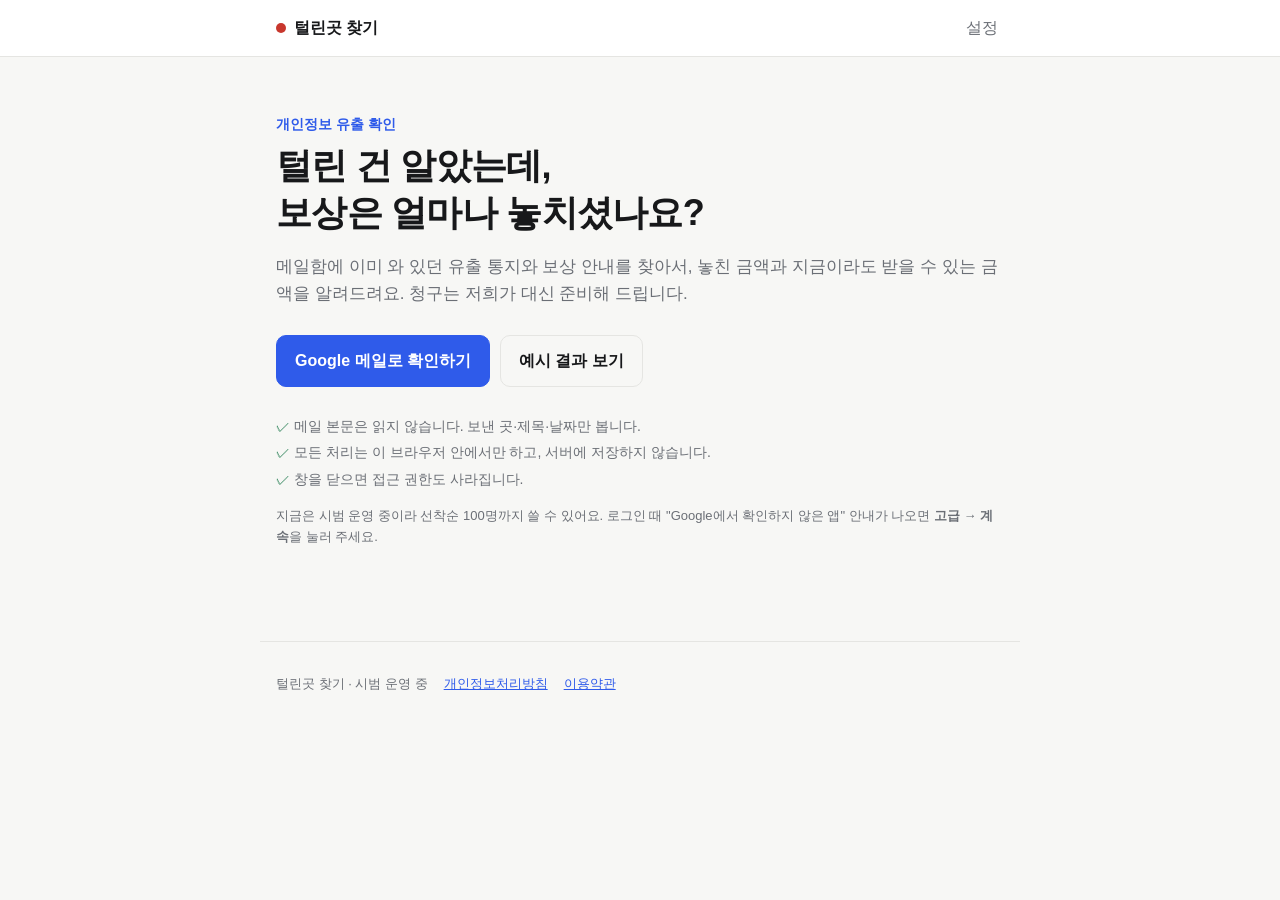
<file: index.html>
<!doctype html>
<html lang="ko">
<head>
  <meta charset="utf-8" />
  <meta name="viewport" content="width=device-width, initial-scale=1" />
  <title>털린곳 찾기</title>
  <link rel="stylesheet" href="styles.css?v=4" />
  <script src="config.js?v=4"></script>
  <script src="breaches.js?v=4"></script>
  <script src="https://accounts.google.com/gsi/client" async defer></script>
</head>
<body>
  <header class="top">
    <div class="wrap top-inner">
      <div class="brand"><span class="dot"></span>털린곳 찾기</div>
      <button class="link" id="btn-settings" type="button">설정</button>
    </div>
  </header>

  <main class="wrap">
    <!-- 시작 화면 -->
    <section id="view-start" class="hero">
      <p class="eyebrow">개인정보 유출 확인</p>
      <h1>털린 건 알았는데,<br />보상은 얼마나 놓치셨나요?</h1>
      <p class="lead">메일함에 이미 와 있던 유출 통지와 보상 안내를 찾아서, 놓친 금액과 지금이라도 받을 수 있는 금액을 알려드려요. 청구는 저희가 대신 준비해 드립니다.</p>
      <div class="cta">
        <button class="btn primary" id="btn-google" type="button">Google 메일로 확인하기</button>
        <button class="btn ghost" id="btn-demo" type="button">예시 결과 보기</button>
      </div>
      <ul class="promise">
        <li>메일 본문은 읽지 않습니다. 보낸 곳·제목·날짜만 봅니다.</li>
        <li>모든 처리는 이 브라우저 안에서만 하고, 서버에 저장하지 않습니다.</li>
        <li>창을 닫으면 접근 권한도 사라집니다.</li>
      </ul>
      <p class="trial">지금은 시범 운영 중이라 선착순 100명까지 쓸 수 있어요. 로그인 때 "Google에서 확인하지 않은 앱" 안내가 나오면 <b>고급 → 계속</b>을 눌러 주세요.</p>
      <p class="warn" id="setup-warn" hidden>Google 로그인을 쓰려면 먼저 <b>설정</b>에서 OAuth 클라이언트 ID를 넣어 주세요. 지금은 예시 결과만 볼 수 있습니다.</p>
    </section>

    <!-- 진행 화면 -->
    <section id="view-progress" hidden>
      <h2>메일함을 확인하고 있어요</h2>
      <div class="bar"><div class="bar-fill" id="bar-fill"></div></div>
      <p class="muted" id="progress-text">준비 중…</p>
    </section>

    <!-- 결과 화면 -->
    <section id="view-result" hidden>
      <div class="summary" id="summary"></div>
      <div id="groups"></div>
      <p class="fine">사건 정보는 샘플 데이터입니다. "가입돼 있었음"은 사고 전에 그 서비스의 메일을 받은 기록이 있다는 뜻이며, 실제 유출 대상인지는 각 회사의 조회 서비스로 확인해야 합니다.</p>
      <button class="btn ghost" id="btn-again" type="button">처음으로</button>
    </section>
  </main>

  <!-- 설정 -->
  <dialog id="dlg-settings">
    <form method="dialog" class="dlg">
      <h3>설정</h3>
      <label for="in-name">문의 메일에 쓸 이름</label>
      <input id="in-name" type="text" placeholder="홍길동" autocomplete="name" />
      <p class="muted small">이름은 이 브라우저에만 저장됩니다.</p>
      <div id="client-box">
        <label for="in-client">Google OAuth 클라이언트 ID (개발용)</label>
        <input id="in-client" type="text" placeholder="xxxx.apps.googleusercontent.com" autocomplete="off" />
      </div>
      <div class="dlg-actions">
        <button class="btn ghost" value="cancel">닫기</button>
        <button class="btn primary" id="btn-save" value="save">저장</button>
      </div>
    </form>
  </dialog>

  <!-- 청구 도움 -->
  <dialog id="dlg-help">
    <div class="dlg wide">
      <div class="dlg-top">
        <div>
          <h3 id="help-title">문의 메일을 보낼게요</h3>
          <p class="muted small" id="help-from"></p>
        </div>
        <button class="link" id="btn-help-close" type="button" aria-label="닫기">닫기</button>
      </div>
      <p class="small">각 회사에 <b>개인정보 열람 요구</b>(법정 회신 기한 10일)와 보상 문의를 함께 보냅니다. 회신이 오면 '내 문의 현황'에서 알려드리고, 기한이 지나면 신고까지 도와드려요.</p>
      <div id="step-bar" class="step-bar" hidden></div>
      <div id="mail-list"></div>
      <div class="dlg-actions" id="help-actions">
        <button class="btn ghost" id="btn-step" type="button">하나씩 확인하며 보내기</button>
        <button class="btn primary" id="btn-send-all" type="button">한 번에 모두 보내기</button>
      </div>
      <div class="dlg-actions" id="step-actions" hidden>
        <button class="btn ghost" id="btn-skip" type="button">건너뛰기</button>
        <button class="btn primary" id="btn-send-one" type="button">이 메일 보내기</button>
      </div>
    </div>
  </dialog>

  <footer class="foot wrap">
    <span>털린곳 찾기 · 시범 운영 중</span>
    <a href="privacy.html">개인정보처리방침</a>
    <a href="terms.html">이용약관</a>
  </footer>

  <div class="toast" id="toast" hidden></div>
  <script src="app.js?v=4"></script>
</body>
</html>
</file>
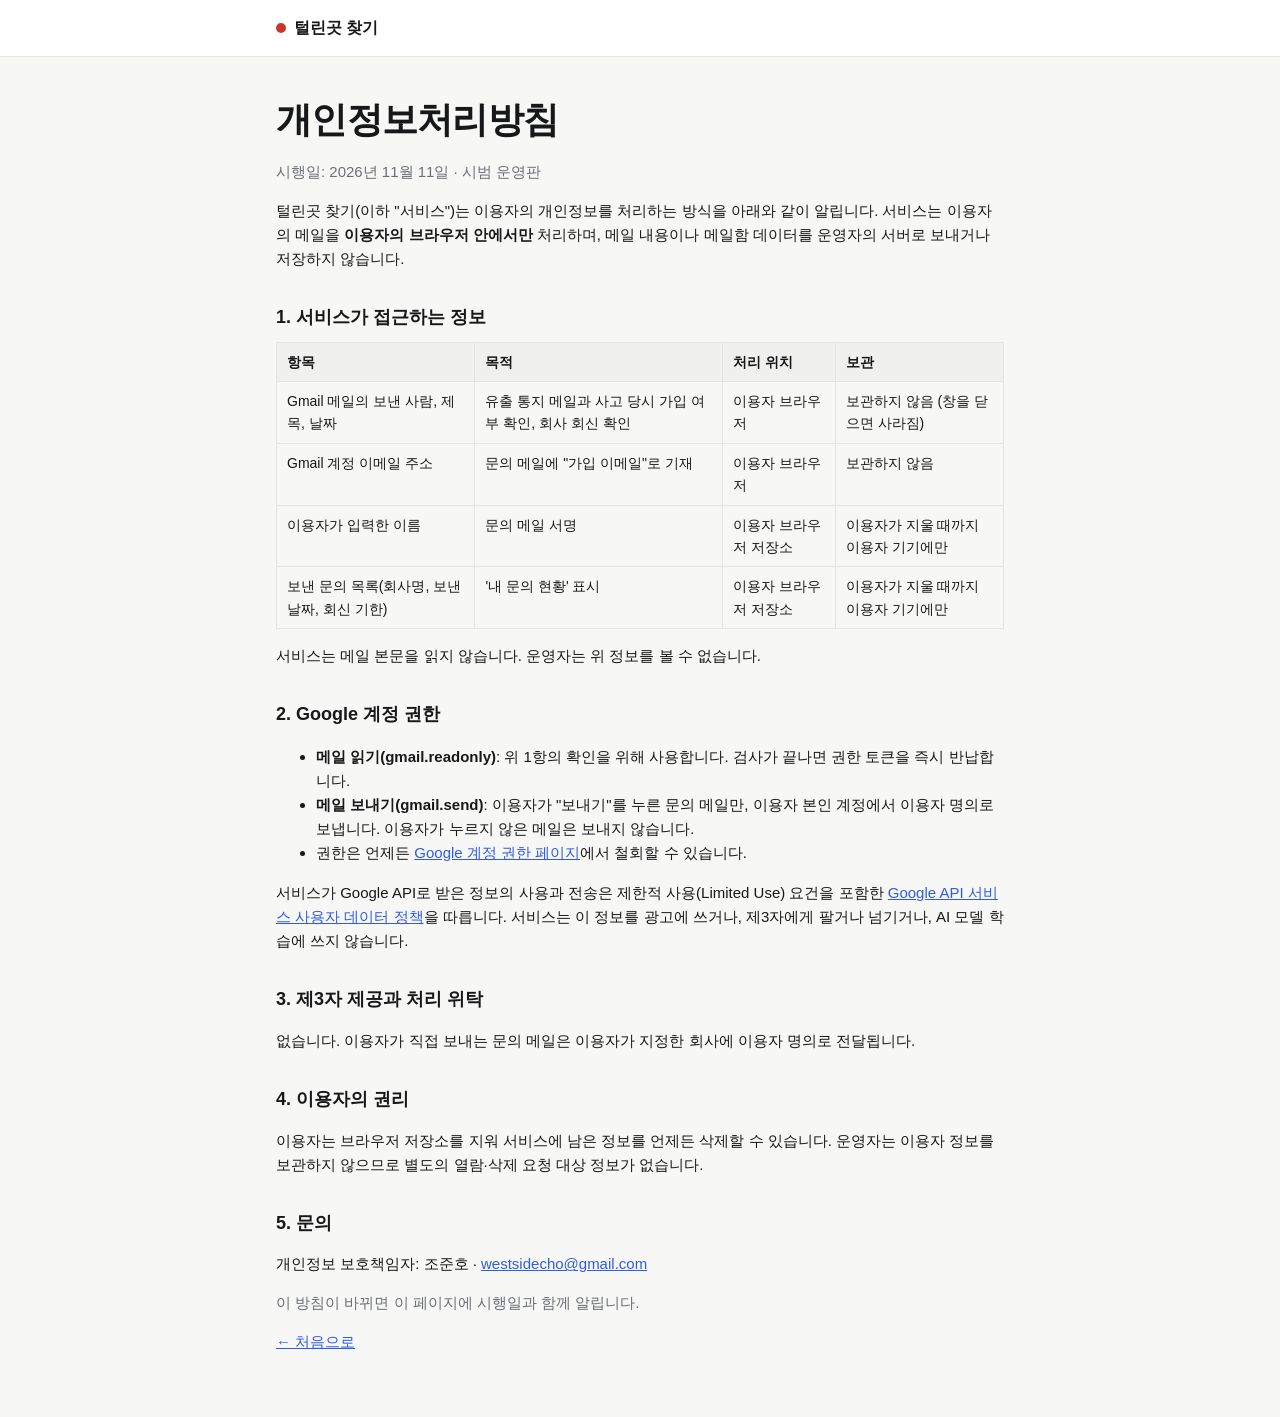
<file: privacy.html>
<!doctype html>
<html lang="ko">
<head>
  <meta charset="utf-8" />
  <meta name="viewport" content="width=device-width, initial-scale=1" />
  <title>개인정보처리방침 · 털린곳 찾기</title>
  <link rel="stylesheet" href="styles.css" />
</head>
<body>
  <header class="top"><div class="wrap top-inner"><a class="brand" href="./"><span class="dot"></span>털린곳 찾기</a></div></header>
  <main class="wrap doc">
    <h1>개인정보처리방침</h1>
    <p class="muted">시행일: 2026년 11월 11일 · 시범 운영판</p>

    <p>털린곳 찾기(이하 "서비스")는 이용자의 개인정보를 처리하는 방식을 아래와 같이 알립니다. 서비스는 이용자의 메일을 <b>이용자의 브라우저 안에서만</b> 처리하며, 메일 내용이나 메일함 데이터를 운영자의 서버로 보내거나 저장하지 않습니다.</p>

    <h2>1. 서비스가 접근하는 정보</h2>
    <table>
      <tr><th>항목</th><th>목적</th><th>처리 위치</th><th>보관</th></tr>
      <tr><td>Gmail 메일의 보낸 사람, 제목, 날짜</td><td>유출 통지 메일과 사고 당시 가입 여부 확인, 회사 회신 확인</td><td>이용자 브라우저</td><td>보관하지 않음 (창을 닫으면 사라짐)</td></tr>
      <tr><td>Gmail 계정 이메일 주소</td><td>문의 메일에 "가입 이메일"로 기재</td><td>이용자 브라우저</td><td>보관하지 않음</td></tr>
      <tr><td>이용자가 입력한 이름</td><td>문의 메일 서명</td><td>이용자 브라우저 저장소</td><td>이용자가 지울 때까지 이용자 기기에만</td></tr>
      <tr><td>보낸 문의 목록(회사명, 보낸 날짜, 회신 기한)</td><td>'내 문의 현황' 표시</td><td>이용자 브라우저 저장소</td><td>이용자가 지울 때까지 이용자 기기에만</td></tr>
    </table>
    <p>서비스는 메일 본문을 읽지 않습니다. 운영자는 위 정보를 볼 수 없습니다.</p>

    <h2>2. Google 계정 권한</h2>
    <ul>
      <li><b>메일 읽기(gmail.readonly)</b>: 위 1항의 확인을 위해 사용합니다. 검사가 끝나면 권한 토큰을 즉시 반납합니다.</li>
      <li><b>메일 보내기(gmail.send)</b>: 이용자가 "보내기"를 누른 문의 메일만, 이용자 본인 계정에서 이용자 명의로 보냅니다. 이용자가 누르지 않은 메일은 보내지 않습니다.</li>
      <li>권한은 언제든 <a href="https://myaccount.google.com/permissions" target="_blank" rel="noopener">Google 계정 권한 페이지</a>에서 철회할 수 있습니다.</li>
    </ul>
    <p>서비스가 Google API로 받은 정보의 사용과 전송은 제한적 사용(Limited Use) 요건을 포함한 <a href="https://developers.google.com/terms/api-services-user-data-policy" target="_blank" rel="noopener">Google API 서비스 사용자 데이터 정책</a>을 따릅니다. 서비스는 이 정보를 광고에 쓰거나, 제3자에게 팔거나 넘기거나, AI 모델 학습에 쓰지 않습니다.</p>

    <h2>3. 제3자 제공과 처리 위탁</h2>
    <p>없습니다. 이용자가 직접 보내는 문의 메일은 이용자가 지정한 회사에 이용자 명의로 전달됩니다.</p>

    <h2>4. 이용자의 권리</h2>
    <p>이용자는 브라우저 저장소를 지워 서비스에 남은 정보를 언제든 삭제할 수 있습니다. 운영자는 이용자 정보를 보관하지 않으므로 별도의 열람·삭제 요청 대상 정보가 없습니다.</p>

    <h2>5. 문의</h2>
    <p>개인정보 보호책임자: 조준호 · <a href="mailto:westsidecho@gmail.com">westsidecho@gmail.com</a></p>
    <p class="muted small">이 방침이 바뀌면 이 페이지에 시행일과 함께 알립니다.</p>
    <p><a href="./">← 처음으로</a></p>
  </main>
</body>
</html>
</file>
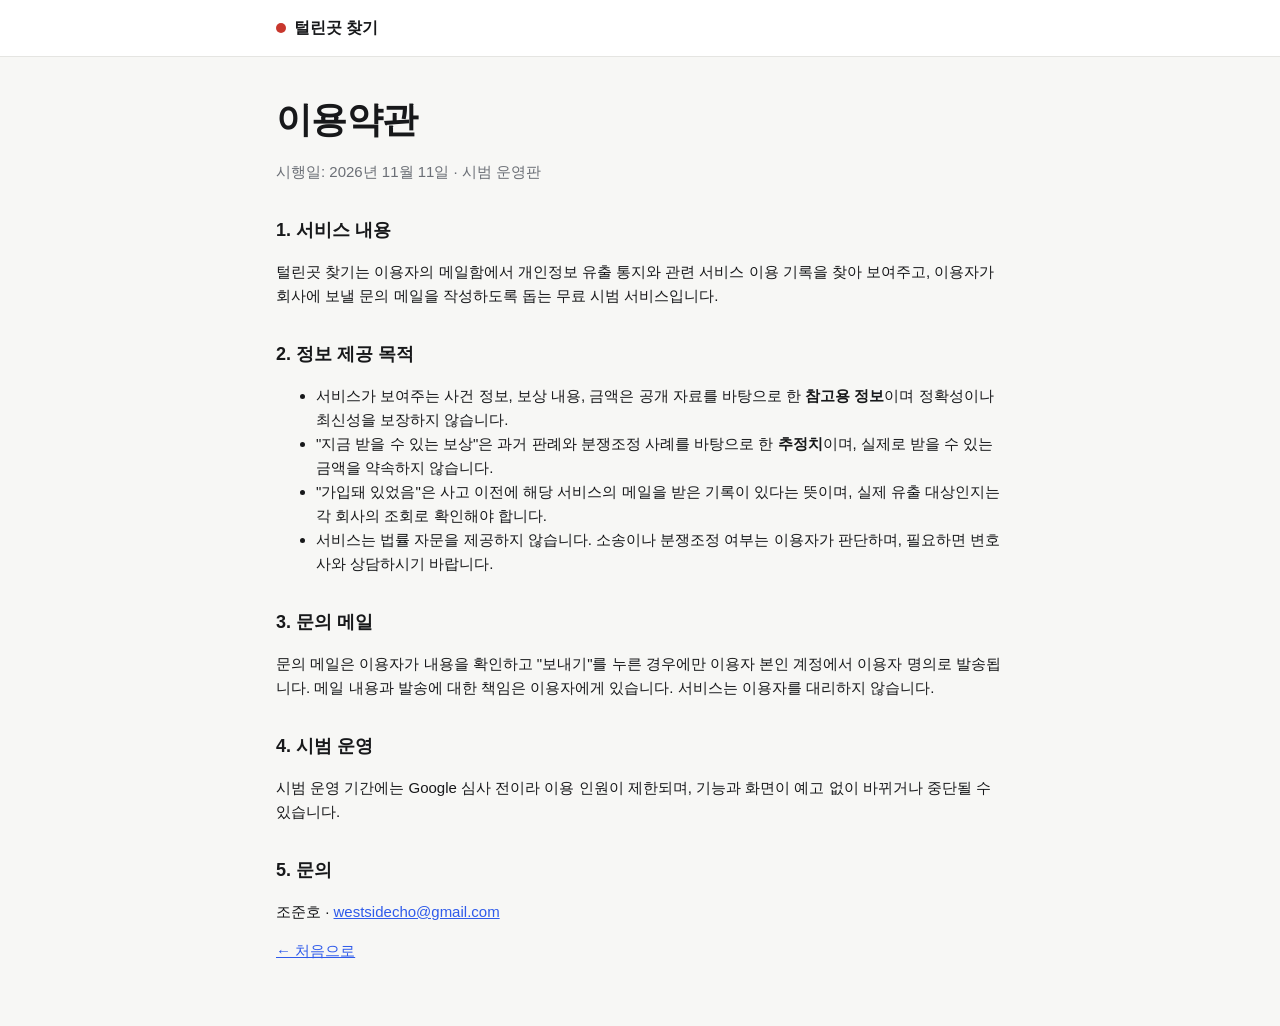
<file: terms.html>
<!doctype html>
<html lang="ko">
<head>
  <meta charset="utf-8" />
  <meta name="viewport" content="width=device-width, initial-scale=1" />
  <title>이용약관 · 털린곳 찾기</title>
  <link rel="stylesheet" href="styles.css" />
</head>
<body>
  <header class="top"><div class="wrap top-inner"><a class="brand" href="./"><span class="dot"></span>털린곳 찾기</a></div></header>
  <main class="wrap doc">
    <h1>이용약관</h1>
    <p class="muted">시행일: 2026년 11월 11일 · 시범 운영판</p>

    <h2>1. 서비스 내용</h2>
    <p>털린곳 찾기는 이용자의 메일함에서 개인정보 유출 통지와 관련 서비스 이용 기록을 찾아 보여주고, 이용자가 회사에 보낼 문의 메일을 작성하도록 돕는 무료 시범 서비스입니다.</p>

    <h2>2. 정보 제공 목적</h2>
    <ul>
      <li>서비스가 보여주는 사건 정보, 보상 내용, 금액은 공개 자료를 바탕으로 한 <b>참고용 정보</b>이며 정확성이나 최신성을 보장하지 않습니다.</li>
      <li>"지금 받을 수 있는 보상"은 과거 판례와 분쟁조정 사례를 바탕으로 한 <b>추정치</b>이며, 실제로 받을 수 있는 금액을 약속하지 않습니다.</li>
      <li>"가입돼 있었음"은 사고 이전에 해당 서비스의 메일을 받은 기록이 있다는 뜻이며, 실제 유출 대상인지는 각 회사의 조회로 확인해야 합니다.</li>
      <li>서비스는 법률 자문을 제공하지 않습니다. 소송이나 분쟁조정 여부는 이용자가 판단하며, 필요하면 변호사와 상담하시기 바랍니다.</li>
    </ul>

    <h2>3. 문의 메일</h2>
    <p>문의 메일은 이용자가 내용을 확인하고 "보내기"를 누른 경우에만 이용자 본인 계정에서 이용자 명의로 발송됩니다. 메일 내용과 발송에 대한 책임은 이용자에게 있습니다. 서비스는 이용자를 대리하지 않습니다.</p>

    <h2>4. 시범 운영</h2>
    <p>시범 운영 기간에는 Google 심사 전이라 이용 인원이 제한되며, 기능과 화면이 예고 없이 바뀌거나 중단될 수 있습니다.</p>

    <h2>5. 문의</h2>
    <p>조준호 · <a href="mailto:westsidecho@gmail.com">westsidecho@gmail.com</a></p>
    <p><a href="./">← 처음으로</a></p>
  </main>
</body>
</html>
</file>
<file: styles.css>
:root {
  --bg: #f7f7f5;
  --surface: #ffffff;
  --text: #17181a;
  --muted: #6b6f76;
  --line: #e5e5e2;
  --accent: #2f5bea;
  --accent-ink: #ffffff;
  --red: #c8372d;
  --red-bg: #fdeceb;
  --amber: #a86400;
  --amber-bg: #fdf3e2;
  --green: #1f7a4d;
  --green-bg: #e7f5ee;
  --gray-bg: #f0f0ee;
  --radius: 12px;
}
@media (prefers-color-scheme: dark) {
  :root {
    --bg: #121315;
    --surface: #1b1c1f;
    --text: #ecedee;
    --muted: #9a9ea6;
    --line: #2c2e33;
    --accent: #6b8cff;
    --accent-ink: #0d0f14;
    --red: #ff8077;
    --red-bg: #3a1d1b;
    --amber: #f0b45a;
    --amber-bg: #34280f;
    --green: #6fd3a0;
    --green-bg: #15301f;
    --gray-bg: #24262a;
  }
}
* { box-sizing: border-box; }
body {
  margin: 0;
  background: var(--bg);
  color: var(--text);
  font-family: "Pretendard", -apple-system, BlinkMacSystemFont, "Apple SD Gothic Neo", "Noto Sans KR", sans-serif;
  line-height: 1.6;
  -webkit-font-smoothing: antialiased;
}
.wrap { max-width: 760px; margin: 0 auto; padding: 0 16px; }
.top { border-bottom: 1px solid var(--line); background: var(--surface); }
.top-inner { display: flex; align-items: center; justify-content: space-between; height: 56px; }
.brand { font-weight: 700; display: flex; align-items: center; gap: 8px; }
.dot { width: 10px; height: 10px; border-radius: 50%; background: var(--red); }
.link { background: none; border: 0; color: var(--muted); cursor: pointer; font: inherit; }

.hero { padding: 56px 0 40px; }
.eyebrow { color: var(--accent); font-weight: 600; font-size: 14px; margin: 0 0 8px; }
h1 { font-size: clamp(26px, 5vw, 36px); line-height: 1.3; margin: 0 0 16px; letter-spacing: -0.02em; }
h2 { font-size: 20px; margin: 40px 0 16px; }
.lead { color: var(--muted); font-size: 17px; margin: 0 0 28px; }
.cta { display: flex; gap: 10px; flex-wrap: wrap; }
.btn { font: inherit; font-weight: 600; border-radius: 10px; padding: 12px 18px; cursor: pointer; border: 1px solid var(--line); background: var(--surface); color: var(--text); }
.btn.primary { background: var(--accent); color: var(--accent-ink); border-color: var(--accent); }
.btn.ghost { background: transparent; }
.btn.small { padding: 6px 10px; font-size: 13px; }
.promise { margin: 28px 0 0; padding: 0; list-style: none; color: var(--muted); font-size: 14px; }
.promise li { padding-left: 18px; position: relative; margin: 4px 0; }
.promise li::before { content: "✓"; position: absolute; left: 0; color: var(--green); }
.warn { margin-top: 20px; padding: 12px 14px; border-radius: 10px; background: var(--amber-bg); color: var(--amber); font-size: 14px; }
.muted { color: var(--muted); }
.small { font-size: 13px; }

.bar { height: 8px; border-radius: 4px; background: var(--gray-bg); overflow: hidden; }
.bar-fill { height: 100%; width: 0; background: var(--accent); transition: width .3s; }

.summary { padding: 32px 0 8px; }
.summary h1 { margin-bottom: 12px; }
.stats { display: grid; grid-template-columns: repeat(3, 1fr); gap: 10px; margin-top: 20px; }
.stat { background: var(--surface); border: 1px solid var(--line); border-radius: var(--radius); padding: 14px; }
.stat b { display: block; font-size: 26px; line-height: 1.2; }
.stat span { color: var(--muted); font-size: 13px; }

.group h2 { display: flex; align-items: baseline; gap: 8px; }
.group h2 small { color: var(--muted); font-weight: 400; font-size: 14px; }
.card { background: var(--surface); border: 1px solid var(--line); border-radius: var(--radius); padding: 16px; margin-bottom: 10px; }
.card-head { display: flex; justify-content: space-between; gap: 10px; align-items: flex-start; }
.card-title { font-weight: 700; font-size: 17px; }
.card-sub { color: var(--muted); font-size: 13px; }
.tag { font-size: 12px; font-weight: 600; padding: 3px 8px; border-radius: 999px; white-space: nowrap; }
.tag.red { background: var(--red-bg); color: var(--red); }
.tag.amber { background: var(--amber-bg); color: var(--amber); }
.tag.green { background: var(--green-bg); color: var(--green); }
.tag.gray { background: var(--gray-bg); color: var(--muted); }
.evidence { margin: 10px 0 0; font-size: 14px; }
.evidence .q { color: var(--muted); }
.items { font-size: 14px; margin: 6px 0 0; }
.comp { margin-top: 10px; padding: 10px 12px; border-radius: 8px; font-size: 14px; }
.comp.open { background: var(--green-bg); color: var(--green); }
.comp.closed { background: var(--gray-bg); color: var(--muted); }
.todo { margin: 10px 0 0; padding-left: 18px; font-size: 14px; }
.actions { display: flex; gap: 8px; flex-wrap: wrap; margin-top: 12px; }
.fine { color: var(--muted); font-size: 13px; margin: 28px 0 16px; }

dialog { border: 1px solid var(--line); border-radius: var(--radius); background: var(--surface); color: var(--text); padding: 0; width: min(480px, calc(100vw - 32px)); }
dialog::backdrop { background: rgba(0,0,0,.35); }
.dlg { padding: 20px; }
.dlg h3 { margin: 0 0 12px; }
.dlg label { font-weight: 600; font-size: 14px; }
.dlg input { width: 100%; font: inherit; padding: 10px 12px; margin: 6px 0; border-radius: 8px; border: 1px solid var(--line); background: var(--bg); color: var(--text); }
.dlg-actions { display: flex; justify-content: flex-end; gap: 8px; margin-top: 12px; }

.hero-money { display: grid; grid-template-columns: 1fr 1fr; gap: 12px; margin-top: 12px; }
.hm { border-radius: 16px; padding: 20px; border: 1px solid var(--line); background: var(--surface); }
.hm.missed { background: var(--red-bg); border-color: transparent; }
.hm.claim { background: var(--green-bg); border-color: transparent; }
.hm-label { font-size: 14px; font-weight: 600; }
.hm.missed .hm-label, .hm.missed .hm-num { color: var(--red); }
.hm.claim .hm-label, .hm.claim .hm-num { color: var(--green); }
.hm-num { display: block; font-size: clamp(30px, 6vw, 40px); line-height: 1.2; margin: 6px 0 8px; letter-spacing: -0.02em; }
.hm-num small { font-size: 16px; font-weight: 600; }
.hm p { margin: 0 0 10px; font-size: 14px; color: var(--text); opacity: .8; }
.chips { list-style: none; margin: 0; padding: 0; font-size: 14px; }
.chips li { padding: 4px 0; border-top: 1px solid rgba(0,0,0,.06); }
.chips li span { color: var(--muted); font-size: 12px; }
.why summary { cursor: pointer; list-style: none; display: flex; align-items: baseline; gap: 6px; }
.why summary::-webkit-details-marker { display: none; }
.why-hint { margin-left: auto; font-size: 12px; color: var(--green); }
.why-hint::after { content: " ▾"; }
.why[open] .why-hint::after { content: " ▴"; }
.why-basis { margin: 6px 0 4px !important; font-weight: 600; font-size: 13px !important; color: var(--green) !important; opacity: 1 !important; }
.why ul { margin: 0 0 6px; padding-left: 18px; font-size: 13px; color: var(--text); opacity: .85; }
.why ul li { border: 0; padding: 2px 0; }
.help { display: flex; gap: 16px; align-items: center; justify-content: space-between; margin-top: 12px; padding: 18px 20px; border-radius: 16px; background: var(--surface); border: 1px solid var(--line); }
.help p { margin: 4px 0 0; color: var(--muted); font-size: 14px; }
.help .btn { white-space: nowrap; }
.money { margin: 10px 0 0; display: grid; gap: 6px; }
.mrow { display: grid; grid-template-columns: auto auto 1fr; gap: 10px; align-items: baseline; padding: 8px 12px; border-radius: 8px; font-size: 14px; }
.mrow b { font-size: 16px; }
.mrow em { font-style: normal; color: var(--muted); font-size: 13px; }
.mrow.missed { background: var(--red-bg); }
.mrow.missed span, .mrow.missed b { color: var(--red); }
.mrow.claim, .mrow.open { background: var(--green-bg); }
.mrow.claim span, .mrow.claim b, .mrow.open span, .mrow.open b { color: var(--green); }
.steps { padding-left: 18px; margin: 0 0 16px; font-size: 14px; }
.steps li { margin: 6px 0; }
.steps b { margin-right: 4px; }
@media (max-width: 600px) {
  .hero-money { grid-template-columns: 1fr; }
  .help { flex-direction: column; align-items: stretch; }
  .mrow { grid-template-columns: 1fr; gap: 2px; }
}

#dlg-help { width: min(720px, calc(100vw - 32px)); max-height: calc(100vh - 48px); }
.dlg.wide { display: flex; flex-direction: column; gap: 10px; }
.dlg-top { display: flex; justify-content: space-between; align-items: flex-start; gap: 12px; }
.dlg-top h3 { margin: 0; }
.dlg-top p { margin: 2px 0 0; }
#help-actions, #step-actions { position: sticky; bottom: 0; background: var(--surface); padding: 12px 0 4px; margin: 0; border-top: 1px solid var(--line); }
.step-bar { font-size: 13px; font-weight: 600; color: var(--accent); }
#mail-list { display: grid; gap: 8px; }
.draft { border: 1px solid var(--line); border-radius: 10px; padding: 10px 14px; background: var(--bg); }
.draft summary { cursor: pointer; display: flex; gap: 8px; align-items: center; flex-wrap: wrap; }
.draft.sent { opacity: .7; }
.draft label { display: block; font-size: 12px; font-weight: 600; color: var(--muted); margin-top: 10px; }
.draft input, .draft textarea { width: 100%; font: inherit; font-size: 14px; padding: 8px 10px; margin-top: 4px; border-radius: 8px; border: 1px solid var(--line); background: var(--surface); color: var(--text); }
.draft textarea { resize: vertical; line-height: 1.6; }

.tracker { margin-top: 8px; }
.tracker h2 { display: flex; align-items: center; gap: 8px; }
.tracker .new { background: var(--green-bg); color: var(--green); font-size: 13px; font-weight: 600; padding: 2px 8px; border-radius: 999px; }
.trow { background: var(--surface); border: 1px solid var(--line); border-radius: var(--radius); padding: 14px 16px; margin-bottom: 8px; }
.trow .evidence { margin-top: 8px; }
a.btn { text-decoration: none; display: inline-block; }

.trial { margin-top: 16px; font-size: 13px; color: var(--muted); }
.foot { display: flex; gap: 16px; flex-wrap: wrap; padding: 32px 16px 40px; font-size: 13px; color: var(--muted); border-top: 1px solid var(--line); margin-top: 40px; }
.foot a, .doc a { color: var(--accent); }
a.brand { color: var(--text); text-decoration: none; }
.doc { padding-bottom: 48px; }
.doc h1 { margin-top: 40px; }
.doc h2 { font-size: 18px; margin: 32px 0 10px; }
.doc p, .doc li { font-size: 15px; }
.doc table { width: 100%; border-collapse: collapse; font-size: 14px; display: block; overflow-x: auto; }
.doc th, .doc td { border: 1px solid var(--line); padding: 8px 10px; text-align: left; vertical-align: top; }
.doc th { background: var(--gray-bg); }

.toast { position: fixed; left: 50%; bottom: 24px; transform: translateX(-50%); background: var(--text); color: var(--bg); padding: 10px 16px; border-radius: 10px; font-size: 14px; }

@media (max-width: 520px) {
  .stats { grid-template-columns: 1fr; }
  .card-head { flex-direction: column; }
}
</file>
